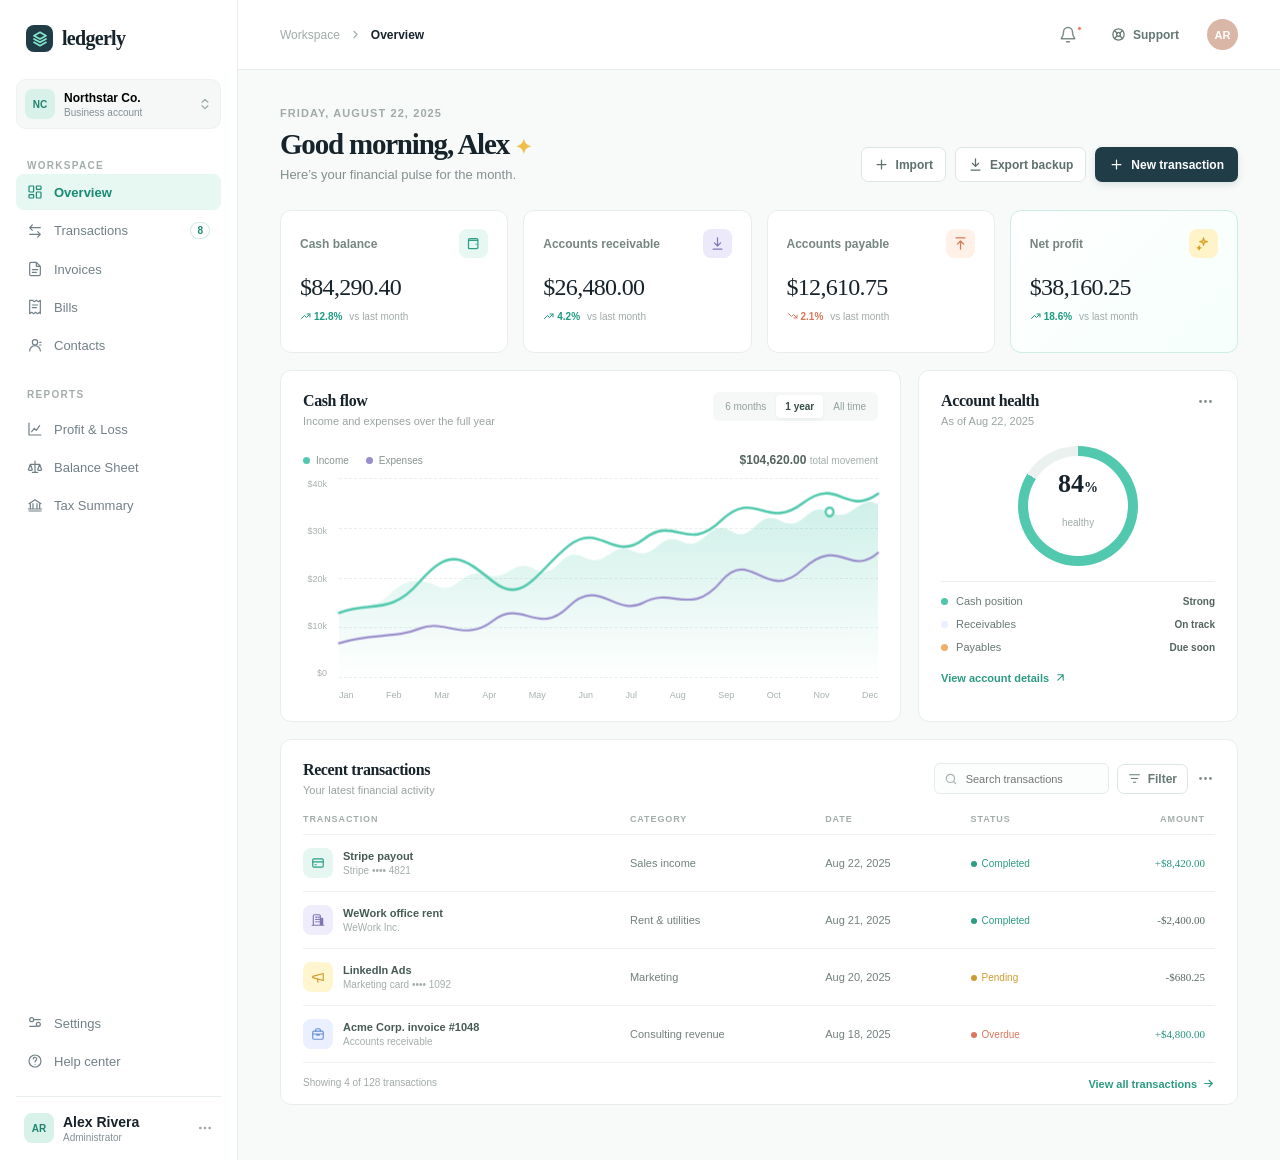
<file: ERP Accounting Based Website/index.html>
<!DOCTYPE html>
<html lang="en">
<head>
  <meta charset="UTF-8" />
  <meta name="viewport" content="width=device-width, initial-scale=1.0" />
  <title>Ledgerly | Accounting ERP</title>
  <link rel="stylesheet" href="styles.css" />
  <link rel="stylesheet" href="themes.css" />
  <link rel="stylesheet" href="filter.css" />
  <script src="local-icons.js"></script>
</head>
<body>
  <div class="app-shell">
    <aside class="sidebar">
      <div class="brand"><span class="brand-mark"><i data-lucide="layers-3"></i></span><span>ledgerly</span></div>
      <div class="workspace-area"><button class="workspace-switcher" id="workspace-switcher" aria-expanded="false"><span class="workspace-avatar">NC</span><span class="workspace-copy"><strong id="workspace-name">Northstar Co.</strong><small>Business account</small></span><i data-lucide="chevrons-up-down"></i></button><div class="workspace-menu" id="workspace-menu"><button class="workspace-option selected" data-workspace="northstar" data-name="Northstar Co." data-initials="NC"><span class="workspace-avatar">NC</span><span><strong>Northstar Co.</strong><small>Mint / default</small></span><i data-lucide="check"></i></button><button class="workspace-option" data-workspace="atlas" data-name="Atlas Studio" data-initials="AS"><span class="workspace-avatar">AS</span><span><strong>Atlas Studio</strong><small>Coral / creative</small></span><i data-lucide="check"></i></button><button class="workspace-option" data-workspace="ember" data-name="Ember Goods" data-initials="EG"><span class="workspace-avatar">EG</span><span><strong>Ember Goods</strong><small>Blue / commerce</small></span><i data-lucide="check"></i></button><button class="add-workspace-option" id="add-workspace"><i data-lucide="plus"></i> Add workspace</button></div></div>
      <nav class="primary-nav">
        <span class="nav-label">Workspace</span>
        <button class="nav-item active" data-view="Overview"><i data-lucide="layout-dashboard"></i><span>Overview</span></button>
        <button class="nav-item" data-view="Transactions"><i data-lucide="arrow-left-right"></i><span>Transactions</span><b class="nav-count">8</b></button>
        <button class="nav-item" data-view="Invoices"><i data-lucide="file-text"></i><span>Invoices</span></button>
        <button class="nav-item" data-view="Bills"><i data-lucide="receipt-text"></i><span>Bills</span></button>
        <button class="nav-item" data-view="Contacts"><i data-lucide="contact-round"></i><span>Contacts</span></button>
        <span class="nav-label nav-label-spaced">Reports</span>
        <button class="nav-item" data-view="Profit & Loss"><i data-lucide="chart-no-axes-combined"></i><span>Profit & Loss</span></button>
        <button class="nav-item" data-view="Balance Sheet"><i data-lucide="scale"></i><span>Balance Sheet</span></button>
        <button class="nav-item" data-view="Tax Summary"><i data-lucide="landmark"></i><span>Tax Summary</span></button>
      </nav>
      <div class="sidebar-footer"><button class="nav-item" id="settings-btn"><i data-lucide="settings-2"></i><span>Settings</span></button><button class="nav-item"><i data-lucide="circle-help"></i><span>Help center</span></button><div class="user-profile"><span class="user-avatar">AR</span><span><strong>Alex Rivera</strong><small>Administrator</small></span><i data-lucide="more-horizontal"></i></div></div>
    </aside>

    <main class="main-content">
      <header class="topbar"><div class="breadcrumb"><span>Workspace</span><i data-lucide="chevron-right"></i><strong id="breadcrumb-title">Overview</strong></div><div class="topbar-actions"><button class="icon-btn" title="Notifications"><i data-lucide="bell"></i><span class="notification-dot"></span></button><button class="help-button"><i data-lucide="life-buoy"></i> Support</button><button class="avatar-button">AR</button></div></header>
      <div class="page-content">
        <section class="page-heading"><div><p class="eyebrow">Friday, August 22, 2025</p><h1 id="page-title">Good morning, Alex <span>✦</span></h1><p class="subheading">Here’s your financial pulse for the month.</p></div><div class="heading-actions"><button class="secondary-btn" id="import-btn"><i data-lucide="upload"></i> Import</button><input type="file" id="import-file" accept=".json,.csv,application/json,text/csv" hidden /><button class="secondary-btn" id="export-btn"><i data-lucide="download"></i> Export backup</button><button class="primary-btn" id="new-transaction-btn"><i data-lucide="plus"></i> New transaction</button></div></section>

        <section class="metric-grid">
          <article class="metric-card"><div class="metric-top"><span class="metric-label">Cash balance</span><span class="metric-icon mint"><i data-lucide="wallet-minimal"></i></span></div><div class="metric-value" id="cash-balance">$84,290.40</div><div class="metric-footer"><span class="trend positive"><i data-lucide="trending-up"></i> 12.8%</span><span>vs last month</span></div></article>
          <article class="metric-card"><div class="metric-top"><span class="metric-label">Accounts receivable</span><span class="metric-icon lavender"><i data-lucide="arrow-down-to-line"></i></span></div><div class="metric-value" id="accounts-receivable">$26,480.00</div><div class="metric-footer"><span class="trend positive"><i data-lucide="trending-up"></i> 4.2%</span><span>vs last month</span></div></article>
          <article class="metric-card"><div class="metric-top"><span class="metric-label">Accounts payable</span><span class="metric-icon peach"><i data-lucide="arrow-up-from-line"></i></span></div><div class="metric-value" id="accounts-payable">$12,610.75</div><div class="metric-footer"><span class="trend negative"><i data-lucide="trending-down"></i> 2.1%</span><span>vs last month</span></div></article>
          <article class="metric-card accent-card"><div class="metric-top"><span class="metric-label">Net profit</span><span class="metric-icon yellow"><i data-lucide="sparkles"></i></span></div><div class="metric-value" id="net-profit">$38,160.25</div><div class="metric-footer"><span class="trend positive"><i data-lucide="trending-up"></i> 18.6%</span><span>vs last month</span></div></article>
        </section>

        <section class="main-grid"><article class="panel cashflow-panel"><div class="panel-header"><div><h2>Cash flow</h2><p>Income and expenses over the full year</p></div><div class="period-selector"><button class="period">6 months</button><button class="period active">1 year</button><button class="period">All time</button></div></div><div class="chart-legend"><span><i class="legend-dot income"></i> Income</span><span><i class="legend-dot expenses"></i> Expenses</span><strong>$104,620 <small>total movement</small></strong></div><div class="chart"><div class="y-axis"><span>$40k</span><span>$30k</span><span>$20k</span><span>$10k</span><span>$0</span></div><div class="chart-area"><div class="grid-lines"><i></i><i></i><i></i><i></i><i></i></div><svg viewBox="0 0 700 230" preserveAspectRatio="none" aria-label="Cash flow chart"><defs><linearGradient id="incomeFill" x1="0" x2="0" y1="0" y2="1"><stop offset="0" stop-color="#52c9ae" stop-opacity=".28"/><stop offset="1" stop-color="#52c9ae" stop-opacity="0"/></linearGradient></defs><path class="income-area" d="M0,155 C30,143 45,151 64,135 S100,113 127,124 S160,102 191,111 S224,91 255,105 S286,77 318,91 S351,72 382,84 S415,60 445,73 S479,45 509,61 S542,34 573,49 S607,25 637,39 S671,20 700,30 L700,230 L0,230 Z"/><path class="line income-line" d="M0,155 C30,143 45,151 64,135 S100,113 127,124 S160,102 191,111 S224,91 255,105 S286,77 318,91 S351,72 382,84 S415,60 445,73 S479,45 509,61 S542,34 573,49 S607,25 637,39 S671,20 700,30"/><path class="line expense-line" d="M0,190 C30,182 45,186 64,177 S100,169 127,176 S160,159 191,168 S224,145 255,158 S286,137 318,148 S351,125 382,139 S415,116 445,129 S479,105 509,117 S542,91 573,105 S607,78 637,91 S671,71 700,83"/><circle cx="637" cy="39" r="5" class="chart-point"/><div class="x-axis"><span>Jan</span><span>Feb</span><span>Mar</span><span>Apr</span><span>May</span><span>Jun</span><span>Jul</span><span>Aug</span><span>Sep</span><span>Oct</span><span>Nov</span><span>Dec</span></div></svg></div></div></article><article class="panel account-panel"><div class="panel-header"><div><h2>Account health</h2><p>As of Aug 22, 2025</p></div><button class="more-btn" title="More options"><i data-lucide="more-horizontal"></i></button></div><div class="health-ring"><div class="ring"><strong>84<span>%</span></strong><small>healthy</small></div></div><div class="health-list"><div><span class="health-color green"></span><span>Cash position</span><strong>Strong</strong></div><div><span class="health-color blue"></span><span>Receivables</span><strong>On track</strong></div><div><span class="health-color orange"></span><span>Payables</span><strong>Due soon</strong></div></div><button class="text-btn">View account details <i data-lucide="arrow-up-right"></i></button></article></section>

        <section class="panel transactions-panel"><div class="panel-header transaction-header"><div><h2>Recent transactions</h2><p>Your latest financial activity</p></div><div class="transaction-actions"><div class="search-box"><i data-lucide="search"></i><input id="transaction-search" placeholder="Search transactions" /></div><button class="filter-btn"><i data-lucide="list-filter"></i> Filter</button><button class="more-btn" title="More options"><i data-lucide="more-horizontal"></i></button></div></div><div class="table-wrap"><table><thead><tr><th>Transaction</th><th>Category</th><th>Date</th><th>Status</th><th class="amount-heading">Amount</th></tr></thead><tbody id="transaction-list"><tr><td><div class="transaction-name"><span class="transaction-icon teal"><i data-lucide="credit-card"></i></span><span><strong>Stripe payout</strong><small>Stripe •••• 4821</small></span></div></td><td>Sales income</td><td>Aug 22, 2025</td><td><span class="status completed"><i></i> Completed</span></td><td class="amount positive-amount">+$8,420.00</td></tr><tr><td><div class="transaction-name"><span class="transaction-icon purple"><i data-lucide="building-2"></i></span><span><strong>WeWork office rent</strong><small>WeWork Inc.</small></span></div></td><td>Rent & utilities</td><td>Aug 21, 2025</td><td><span class="status completed"><i></i> Completed</span></td><td class="amount">-$2,400.00</td></tr><tr><td><div class="transaction-name"><span class="transaction-icon yellow-icon"><i data-lucide="megaphone"></i></span><span><strong>LinkedIn Ads</strong><small>Marketing card •••• 1092</small></span></div></td><td>Marketing</td><td>Aug 20, 2025</td><td><span class="status pending"><i></i> Pending</span></td><td class="amount">-$680.25</td></tr><tr><td><div class="transaction-name"><span class="transaction-icon blue"><i data-lucide="briefcase-business"></i></span><span><strong>Acme Corp. invoice #1048</strong><small>Accounts receivable</small></span></div></td><td>Consulting revenue</td><td>Aug 18, 2025</td><td><span class="status overdue"><i></i> Overdue</span></td><td class="amount positive-amount">+$4,800.00</td></tr></tbody></table></div><div class="table-footer"><span>Showing 4 of 128 transactions</span><button class="text-btn" id="view-all-btn">View all transactions <i data-lucide="arrow-right"></i></button></div></section>
      </div>
    </main>
  </div>
  <div class="toast" id="toast"><i data-lucide="check-circle-2"></i><span>Export prepared successfully</span></div>
  <div class="modal-backdrop" id="settings-modal"><div class="modal settings-modal"><div class="modal-heading"><div><span class="modal-kicker">Workspace preferences</span><h2>Settings</h2></div><button class="close-btn" id="close-settings"><i data-lucide="x"></i></button></div><form id="settings-form"><label>Workspace display name<input name="workspaceName" value="Northstar Co." required /></label><div class="form-row"><label>Default currency<select name="currency"><option value="USD">USD ($)</option><option value="EUR">EUR (€)</option><option value="GBP">GBP (£)</option><option value="IDR">IDR (Rp)</option></select></label><label>Fiscal year starts<select name="fiscalYear"><option>January</option><option>April</option><option>July</option></select></label></div><label class="toggle-row"><span><strong>Compact transaction rows</strong><small>Fit more activity on screen</small></span><input type="checkbox" name="compact" /><span class="toggle-track"></span></label><div class="modal-actions"><button type="button" class="secondary-btn" id="cancel-settings">Cancel</button><button class="primary-btn" type="submit"><i data-lucide="save"></i> Save changes</button></div></form></div></div>
  <div class="modal-backdrop" id="modal"><div class="modal"><div class="modal-heading"><div><span class="modal-kicker">Ledger entry</span><h2>New transaction</h2></div><button class="close-btn" id="close-modal"><i data-lucide="x"></i></button></div><form id="transaction-form"><label>Description<input required name="description" placeholder="e.g. Client payment" /></label><div class="form-row"><label>Amount<input required name="amount" type="number" min="0.01" step="0.01" placeholder="0.00" /></label><label>Type<select name="type"><option value="income">Income</option><option value="expense">Expense</option></select></label></div><label>Category<select name="category"><option>Sales income</option><option>Operating expense</option><option>Marketing</option><option>Rent & utilities</option></select></label><div class="modal-actions"><button type="button" class="secondary-btn" id="cancel-modal">Cancel</button><button class="primary-btn" type="submit"><i data-lucide="plus"></i> Add transaction</button></div></form></div></div>
  <script src="app.js"></script>
</body>
</html>
</file>
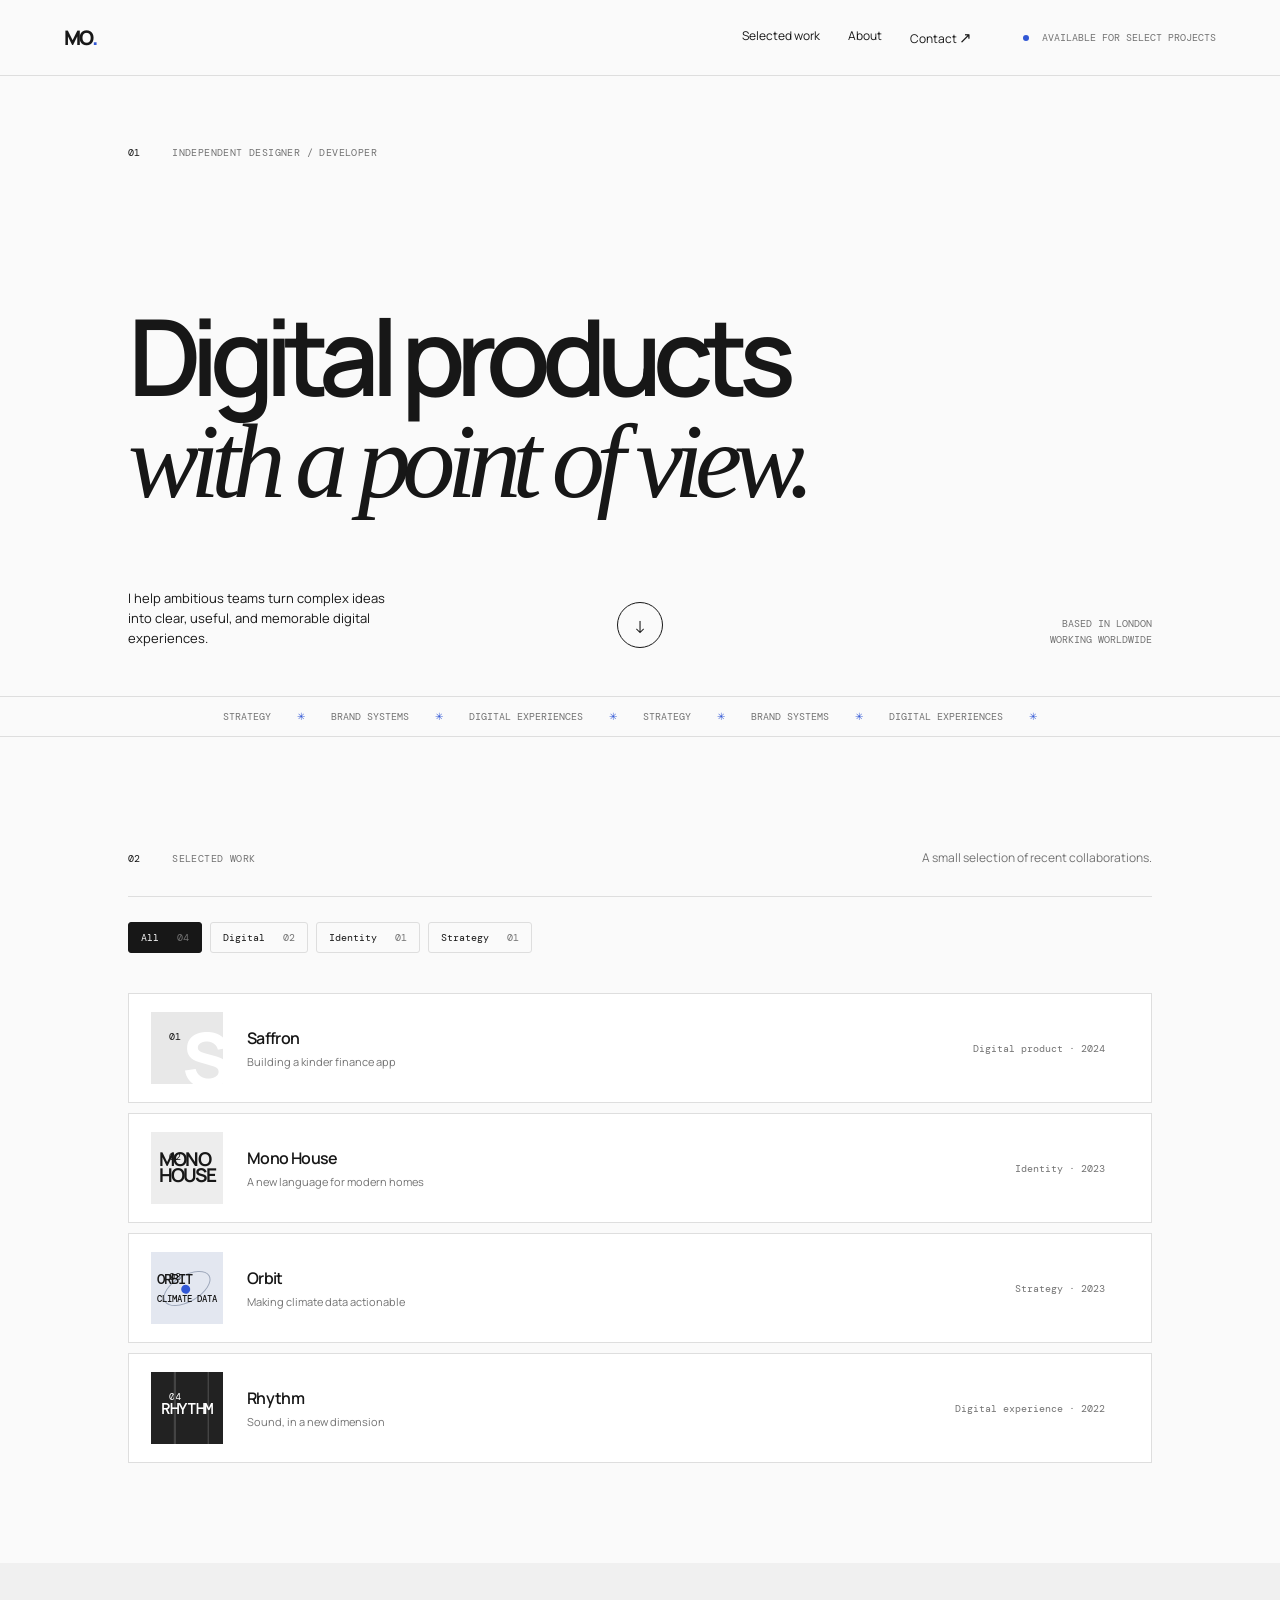
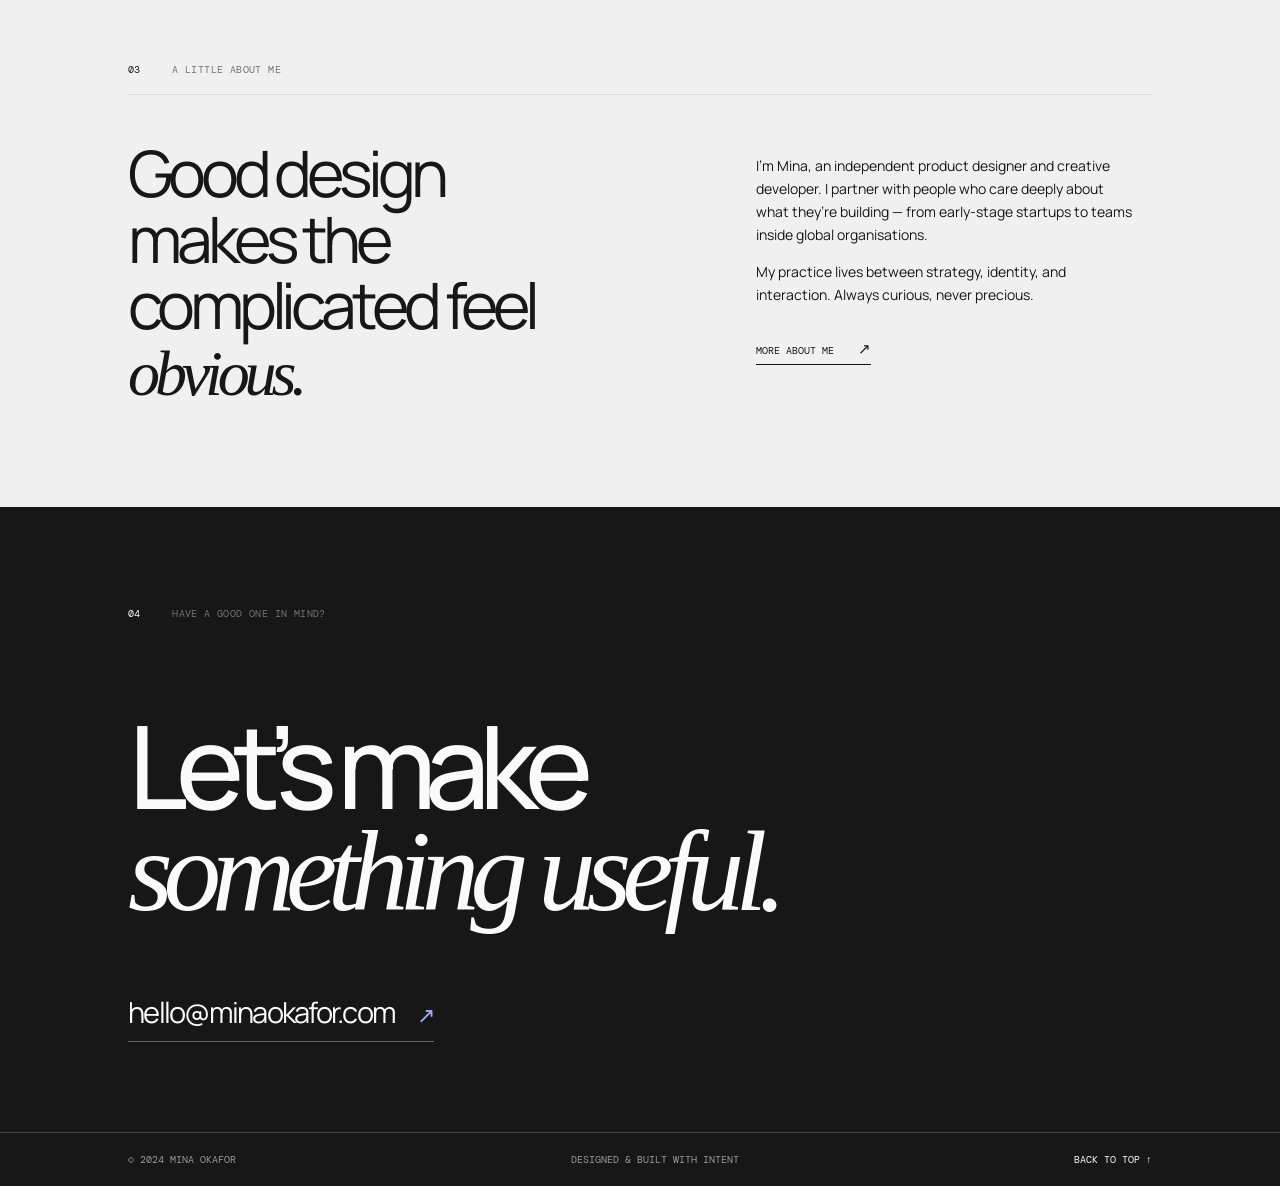
<file: Websites purpose/index.html>
<!doctype html>
<!-- Declares this file as an HTML5 document. -->
<html lang="en">
  <head>
    <!-- Defines metadata used by the browser and search engines. -->
    <meta charset="UTF-8" />
    <meta name="viewport" content="width=device-width, initial-scale=1.0" />
    <meta name="description" content="Mina Okafor — independent product designer and creative developer." />
    <title>Mina Okafor — Product designer & developer</title>
    <link rel="preconnect" href="https://fonts.googleapis.com" />
    <link rel="preconnect" href="https://fonts.gstatic.com" crossorigin />
    <link href="https://fonts.googleapis.com/css2?family=DM+Mono:wght@400;500&family=Manrope:wght@400;500;600;700;800&display=swap" rel="stylesheet" />
    <!-- Loads the shared visual styles. -->
    <link rel="stylesheet" href="styles.css" />
  </head>
  <body>
    <!-- Header contains the logo, navigation, and availability status. -->
    <header class="site-header">
      <a class="logo" href="#top" aria-label="Mina Okafor home">MO<span>.</span></a>
      <nav class="nav-links" aria-label="Main navigation">
        <a href="#work">Selected work</a>
        <a href="#about">About</a>
        <a href="#contact">Contact <span class="arrow">↗</span></a>
      </nav>
      <span class="availability"><i></i> Available for select projects</span>
    </header>

    <!-- Main contains all visible homepage sections. -->
    <main id="top">
      <!-- Hero introduces the designer and the main message. -->
      <section class="hero">
        <p class="eyebrow"><span>01</span> Independent designer / developer</p>
        <h1>Digital products<br /><em>with a point of view.</em></h1>
        <div class="hero-bottom">
          <p class="hero-intro">I help ambitious teams turn complex ideas into clear, useful, and memorable digital experiences.</p>
          <a class="circle-link" href="#work" aria-label="Scroll to selected work">↓</a>
          <p class="location">Based in London<br />Working worldwide</p>
        </div>
      </section>

      <!-- Marquee lists the services offered. -->
      <section class="marquee" aria-label="Services">
        <div class="marquee-track">STRATEGY <span>✳</span> BRAND SYSTEMS <span>✳</span> DIGITAL EXPERIENCES <span>✳</span> STRATEGY <span>✳</span> BRAND SYSTEMS <span>✳</span> DIGITAL EXPERIENCES <span>✳</span></div>
      </section>

      <!-- Work section contains the filter buttons and project cards. -->
      <section class="work section" id="work">
        <div class="section-heading">
          <p class="eyebrow"><span>02</span> Selected work</p>
          <p class="muted">A small selection of recent collaborations.</p>
        </div>
        <!-- Each button filters cards by its data-filter value. -->
        <div class="filters" role="group" aria-label="Filter projects">
          <button class="filter active" data-filter="all">All <span>04</span></button>
          <button class="filter" data-filter="digital">Digital <span>02</span></button>
          <button class="filter" data-filter="identity">Identity <span>01</span></button>
          <button class="filter" data-filter="strategy">Strategy <span>01</span></button>
        </div>
        <!-- Each project card links to a separate HTML page. -->
        <div class="project-grid">
          <article class="project project-large" data-category="digital" data-project="saffron" tabindex="0" role="link" aria-label="Open Saffron project">
            <a href="saffron.html" class="project-image image-saffron"><span class="image-label">View case study <b>↗</b></span><span class="project-number">01</span></a>
            <div class="project-meta"><div><h2>Saffron</h2><p>Building a kinder finance app</p></div><span>Digital product · 2024</span></div>
          </article>
          <article class="project" data-category="identity" data-project="mono-house" tabindex="0" role="link" aria-label="Open Mono House project">
            <a href="mono-house.html" class="project-image image-mono"><span class="image-label">View case study <b>↗</b></span><span class="project-number">02</span><strong>MONO<br />HOUSE</strong></a>
            <div class="project-meta"><div><h2>Mono House</h2><p>A new language for modern homes</p></div><span>Identity · 2023</span></div>
          </article>
          <article class="project" data-category="strategy" data-project="orbit" tabindex="0" role="link" aria-label="Open Orbit project">
            <a href="orbit.html" class="project-image image-orbit"><span class="image-label">View case study <b>↗</b></span><span class="project-number">03</span><div class="orbit"></div><strong>ORBIT<br /><small>CLIMATE DATA</small></strong></a>
            <div class="project-meta"><div><h2>Orbit</h2><p>Making climate data actionable</p></div><span>Strategy · 2023</span></div>
          </article>
          <article class="project project-wide" data-category="digital" data-project="rhythm" tabindex="0" role="link" aria-label="Open Rhythm project">
            <a href="rhythm.html" class="project-image image-rhythm"><span class="image-label">View case study <b>↗</b></span><span class="project-number">04</span><div class="rhythm-bars"></div><strong>RHYTHM</strong></a>
            <div class="project-meta"><div><h2>Rhythm</h2><p>Sound, in a new dimension</p></div><span>Digital experience · 2022</span></div>
          </article>
        </div>
      </section>

      <!-- About section explains the designer's practice. -->
      <section class="about section" id="about">
        <div class="section-heading"><p class="eyebrow"><span>03</span> A little about me</p></div>
        <div class="about-layout">
          <p class="about-statement">Good design makes the complicated feel <em>obvious.</em></p>
          <div class="about-copy"><p>I’m Mina, an independent product designer and creative developer. I partner with people who care deeply about what they’re building — from early-stage startups to teams inside global organisations.</p><p>My practice lives between strategy, identity, and interaction. Always curious, never precious.</p><a class="text-link" href="#contact">More about me <span>↗</span></a></div>
        </div>
      </section>

      <!-- Contact section provides the email call to action. -->
      <section class="contact section" id="contact">
        <p class="eyebrow"><span>04</span> Have a good one in mind?</p>
        <h2>Let’s make<br /><em>something useful.</em></h2>
        <a class="email-link" href="mailto:hello@minaokafor.com">hello@minaokafor.com <span>↗</span></a>
      </section>
    </main>
    <!-- Footer contains the copyright, credit, and top link. -->
    <footer><span>© 2024 Mina Okafor</span><span>Designed & built with intent</span><a href="#top">Back to top ↑</a></footer>
    <!-- Loads filtering and card interaction behavior. -->
    <script src="script.js"></script>
  </body>
</html>
</file>
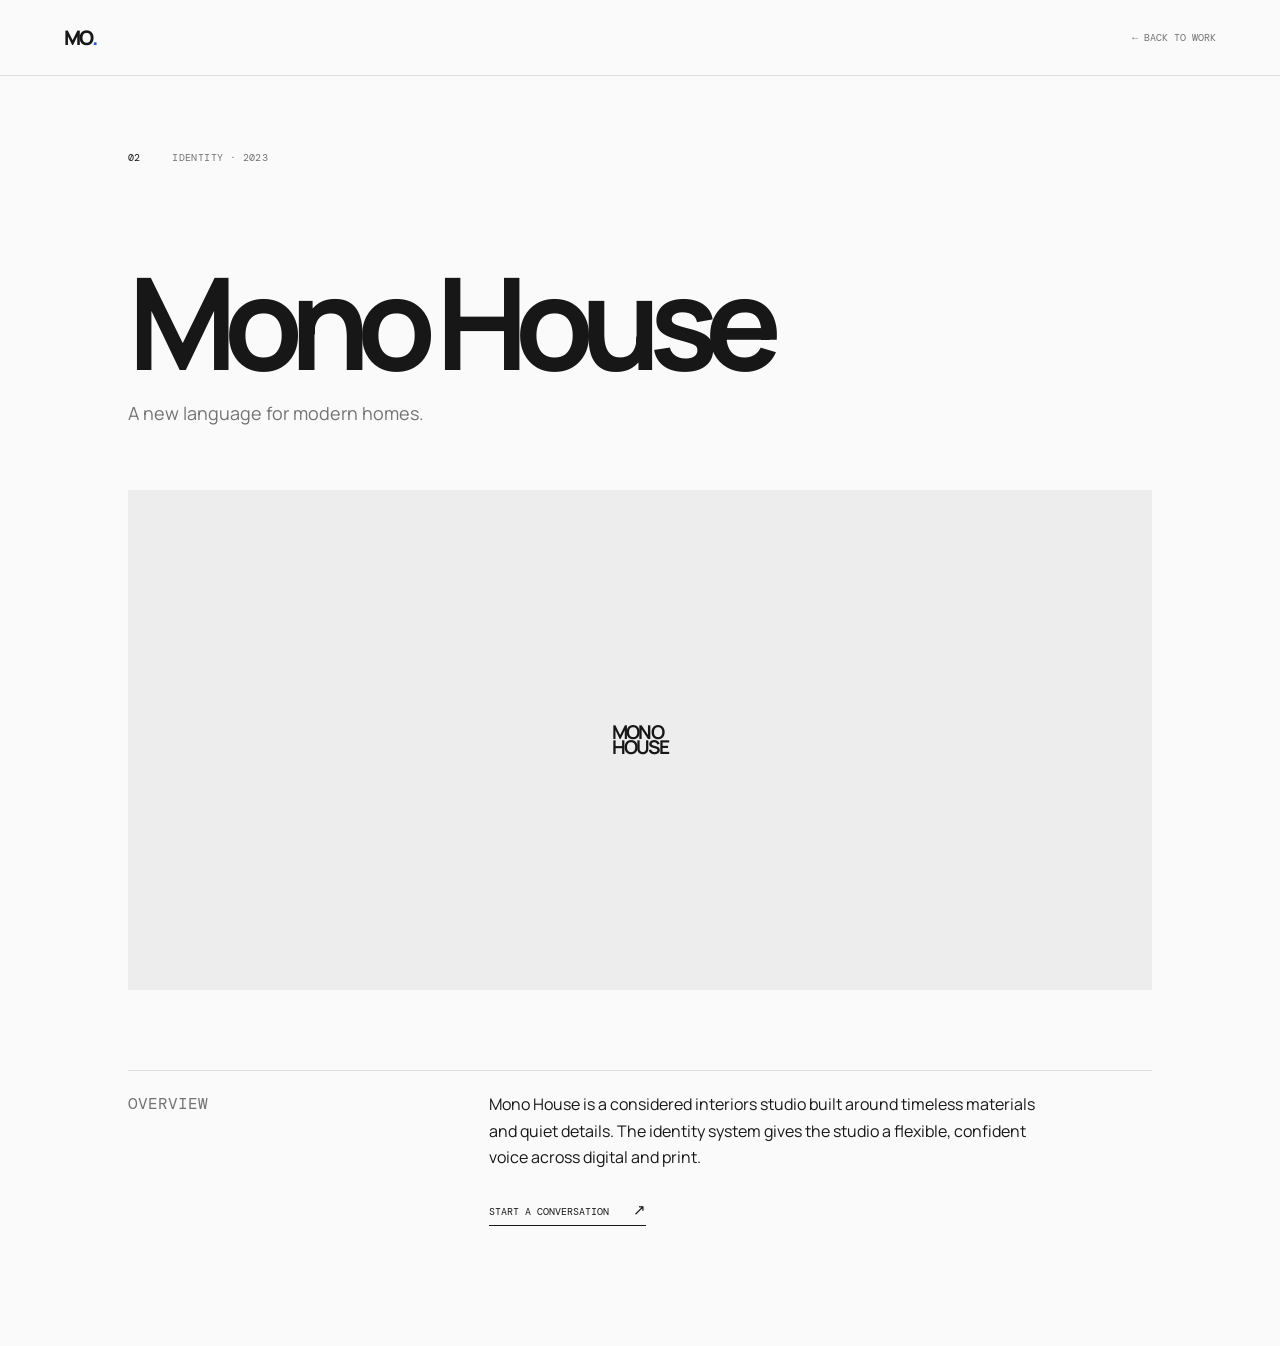
<file: Websites purpose/mono-house.html>
<!doctype html>
<!-- Uses the HTML5 document standard. -->
<html lang="en">
  <head>
    <!-- Metadata defines encoding, mobile scaling, and the page title. -->
    <meta charset="UTF-8" />
    <meta name="viewport" content="width=device-width, initial-scale=1.0" />
    <title>Mono House — Mina Okafor</title>
    <link rel="preconnect" href="https://fonts.googleapis.com" />
    <link rel="preconnect" href="https://fonts.gstatic.com" crossorigin />
    <link href="https://fonts.googleapis.com/css2?family=DM+Mono:wght@400;500&family=Manrope:wght@400;500;600;700;800&display=swap" rel="stylesheet" />
    <link rel="stylesheet" href="styles.css" />
  </head>
  <body class="project-page">
    <!-- Header provides the logo and a link back to the work list. -->
    <header class="site-header"><a class="logo" href="index.html" aria-label="Mina Okafor home">MO<span>.</span></a><a class="back-link" href="index.html#work">← Back to work</a></header>
    <main class="project-detail"><p class="eyebrow"><span>02</span> Identity · 2023</p><h1>Mono House</h1><p class="detail-summary">A new language for modern homes.</p><div class="detail-visual image-mono"><strong>MONO<br />HOUSE</strong></div><div class="detail-columns"><p class="detail-label">Overview</p><div><p>Mono House is a considered interiors studio built around timeless materials and quiet details. The identity system gives the studio a flexible, confident voice across digital and print.</p><a class="text-link" href="index.html#contact">Start a conversation <span>↗</span></a></div></div></main>
  </body>
</html>
</file>
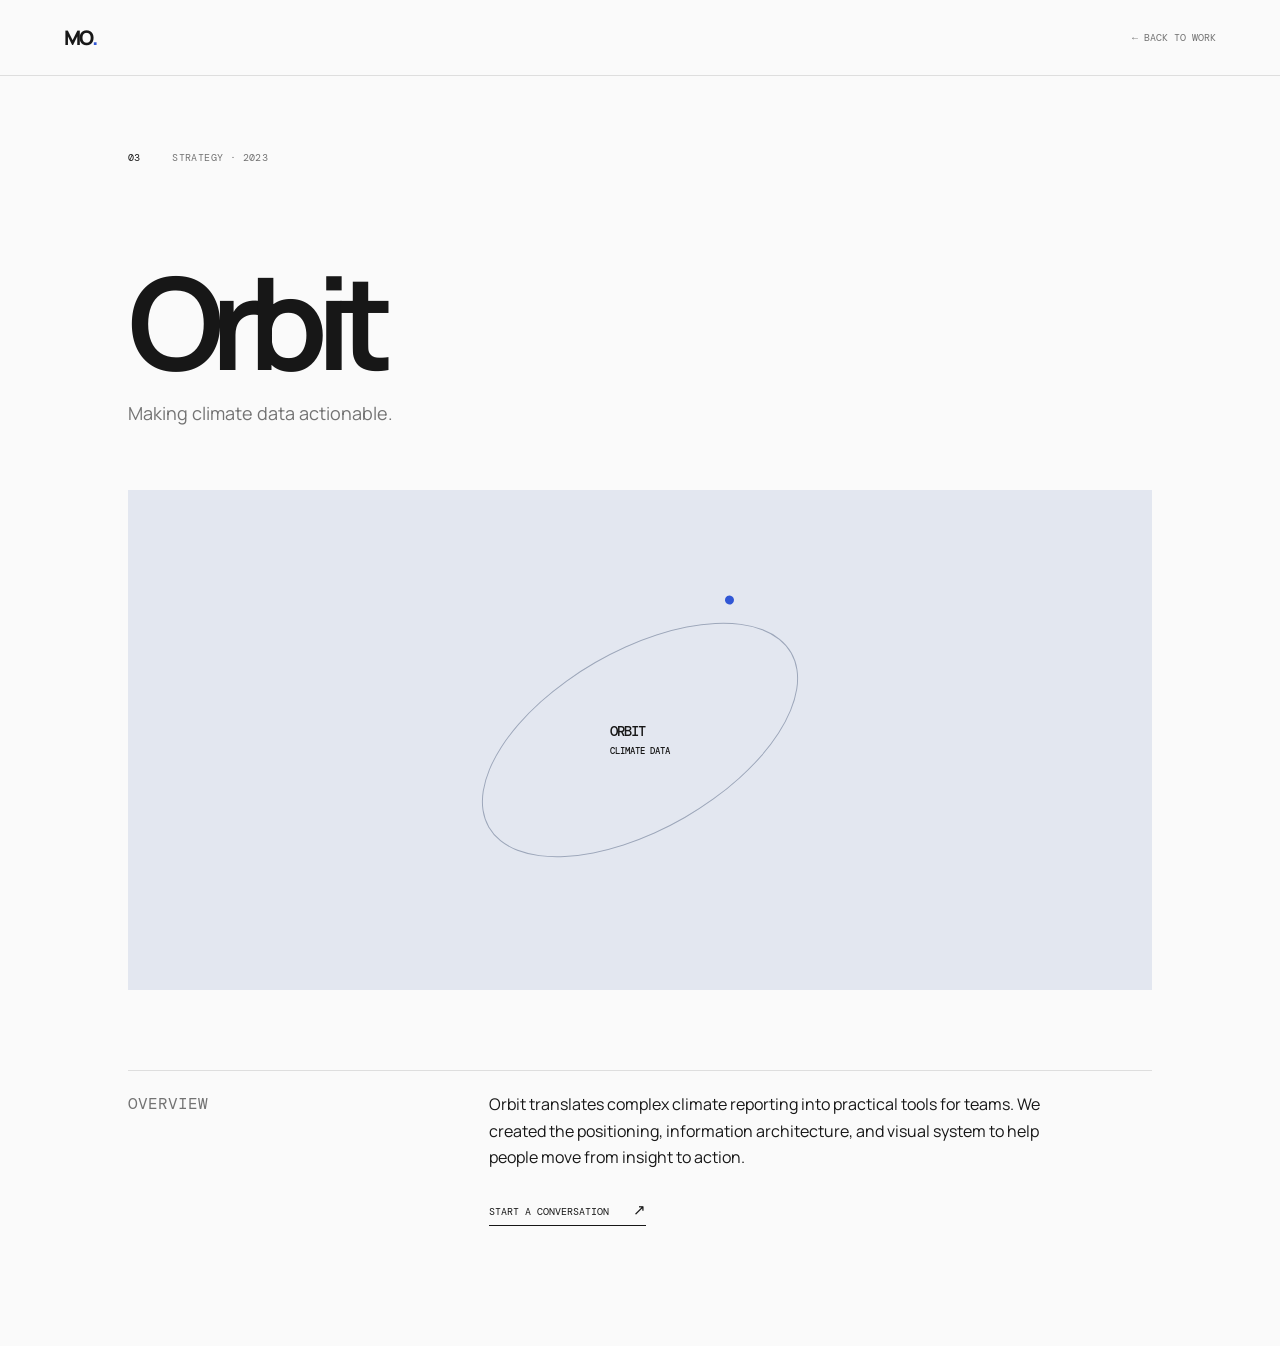
<file: Websites purpose/orbit.html>
<!doctype html>
<!-- Uses the HTML5 document standard. -->
<html lang="en">
  <head>
    <!-- Metadata defines encoding, mobile scaling, and the page title. -->
    <meta charset="UTF-8" />
    <meta name="viewport" content="width=device-width, initial-scale=1.0" />
    <title>Orbit — Mina Okafor</title>
    <link rel="preconnect" href="https://fonts.googleapis.com" />
    <link rel="preconnect" href="https://fonts.googleapis.com" crossorigin />
    <link href="https://fonts.googleapis.com/css2?family=DM+Mono:wght@400;500&family=Manrope:wght@400;500;600;700;800&display=swap" rel="stylesheet" />
    <link rel="stylesheet" href="styles.css" />
  </head>
  <body class="project-page">
    <!-- Header provides the logo and a link back to the work list. -->
    <header class="site-header"><a class="logo" href="index.html" aria-label="Mina Okafor home">MO<span>.</span></a><a class="back-link" href="index.html#work">← Back to work</a></header>
    <main class="project-detail"><p class="eyebrow"><span>03</span> Strategy · 2023</p><h1>Orbit</h1><p class="detail-summary">Making climate data actionable.</p><div class="detail-visual image-orbit"><div class="orbit"></div><strong>ORBIT<br /><small>CLIMATE DATA</small></strong></div><div class="detail-columns"><p class="detail-label">Overview</p><div><p>Orbit translates complex climate reporting into practical tools for teams. We created the positioning, information architecture, and visual system to help people move from insight to action.</p><a class="text-link" href="index.html#contact">Start a conversation <span>↗</span></a></div></div></main>
  </body>
</html>
</file>
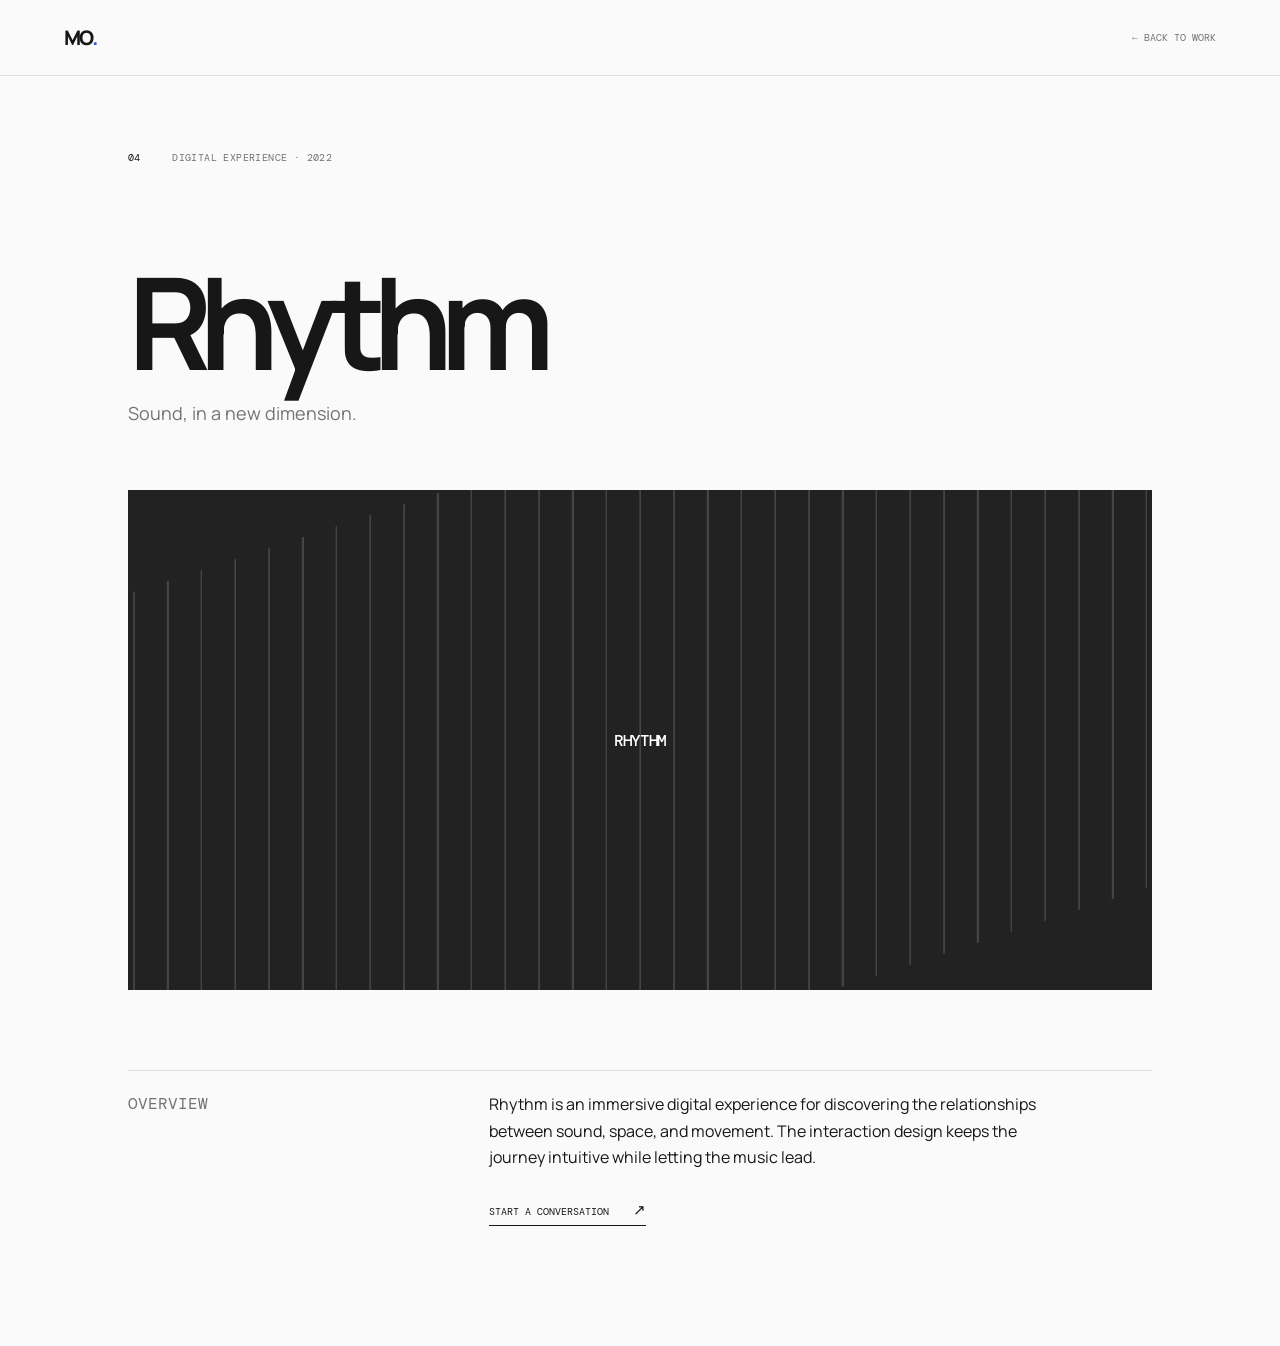
<file: Websites purpose/rhythm.html>
<!doctype html>
<!-- Uses the HTML5 document standard. -->
<html lang="en">
  <head>
    <!-- Metadata defines encoding, mobile scaling, and the page title. -->
    <meta charset="UTF-8" />
    <meta name="viewport" content="width=device-width, initial-scale=1.0" />
    <title>Rhythm — Mina Okafor</title>
    <link rel="preconnect" href="https://fonts.googleapis.com" />
    <link rel="preconnect" href="https://fonts.googleapis.com" crossorigin />
    <link href="https://fonts.googleapis.com/css2?family=DM+Mono:wght@400;500&family=Manrope:wght@400;500;600;700;800&display=swap" rel="stylesheet" />
    <link rel="stylesheet" href="styles.css" />
  </head>
  <body class="project-page">
    <!-- Header provides the logo and a link back to the work list. -->
    <header class="site-header"><a class="logo" href="index.html" aria-label="Mina Okafor home">MO<span>.</span></a><a class="back-link" href="index.html#work">← Back to work</a></header>
    <main class="project-detail"><p class="eyebrow"><span>04</span> Digital experience · 2022</p><h1>Rhythm</h1><p class="detail-summary">Sound, in a new dimension.</p><div class="detail-visual image-rhythm"><div class="rhythm-bars"></div><strong>RHYTHM</strong></div><div class="detail-columns"><p class="detail-label">Overview</p><div><p>Rhythm is an immersive digital experience for discovering the relationships between sound, space, and movement. The interaction design keeps the journey intuitive while letting the music lead.</p><a class="text-link" href="index.html#contact">Start a conversation <span>↗</span></a></div></div></main>
  </body>
</html>
</file>
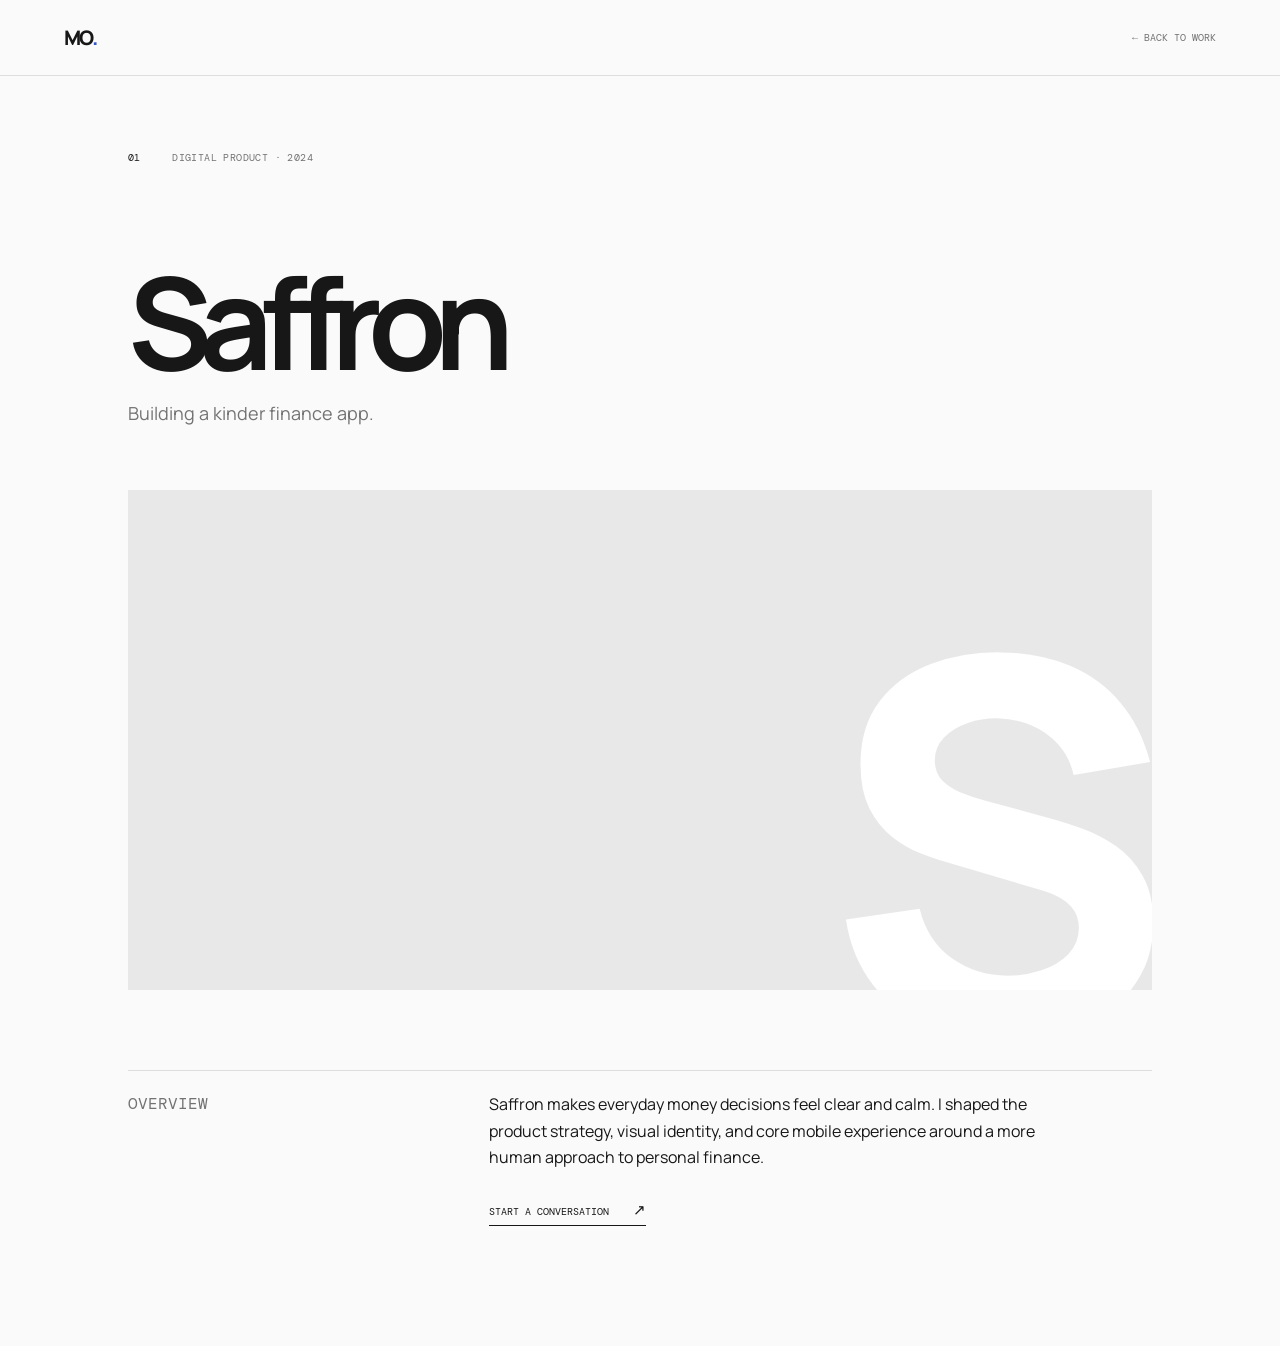
<file: Websites purpose/saffron.html>
<!doctype html>
<!-- Uses the HTML5 document standard. -->
<html lang="en">
  <head>
    <!-- Metadata defines encoding, mobile scaling, and the page title. -->
    <meta charset="UTF-8" />
    <meta name="viewport" content="width=device-width, initial-scale=1.0" />
    <title>Saffron — Mina Okafor</title>
    <link rel="preconnect" href="https://fonts.googleapis.com" />
    <link rel="preconnect" href="https://fonts.gstatic.com" crossorigin />
    <link href="https://fonts.googleapis.com/css2?family=DM+Mono:wght@400;500&family=Manrope:wght@400;500;600;700;800&display=swap" rel="stylesheet" />
    <link rel="stylesheet" href="styles.css" />
  </head>
  <body class="project-page">
    <!-- Header provides the logo and a link back to the work list. -->
    <header class="site-header"><a class="logo" href="index.html" aria-label="Mina Okafor home">MO<span>.</span></a><a class="back-link" href="index.html#work">← Back to work</a></header>
    <main class="project-detail"><p class="eyebrow"><span>01</span> Digital product · 2024</p><h1>Saffron</h1><p class="detail-summary">Building a kinder finance app.</p><div class="detail-visual image-saffron"></div><div class="detail-columns"><p class="detail-label">Overview</p><div><p>Saffron makes everyday money decisions feel clear and calm. I shaped the product strategy, visual identity, and core mobile experience around a more human approach to personal finance.</p><a class="text-link" href="index.html#contact">Start a conversation <span>↗</span></a></div></div></main>
  </body>
</html>
</file>
<file: ERP Accounting Based Website/styles.css>
:root{--ink:#17232b;--muted:#829096;--line:#e8eeec;--mint:#52c9ae;--mint-dark:#198a73;--soft-mint:#e7f7f2;--navy:#203c47;--warm:#fafcfb;--lavender:#ece9fa;--peach:#fff0e8;--yellow:#fff4c9}*{box-sizing:border-box}body{margin:0;background:#f7faf9;color:var(--ink);font-family:'DM Sans',sans-serif;font-size:14px}button,input,select{font:inherit}button{cursor:pointer;border:0}.app-shell{display:flex;min-height:100vh}.sidebar{width:238px;flex:none;background:#fff;border-right:1px solid var(--line);padding:25px 16px 17px;display:flex;flex-direction:column}.brand{font-family:'Space Grotesk';font-size:20px;font-weight:700;letter-spacing:-.7px;display:flex;align-items:center;gap:9px;padding:0 10px 27px}.brand-mark{width:27px;height:27px;border-radius:8px;background:var(--navy);color:#82e5ca;display:grid;place-items:center}.brand-mark svg{width:16px;height:16px;stroke-width:2.7}.workspace-switcher{background:#f5f8f7;border:1px solid #edf1ef;border-radius:10px;padding:9px 8px;display:flex;align-items:center;gap:9px;margin-bottom:27px}.workspace-avatar,.user-avatar{background:#d8f1e9;color:#21826f;border-radius:8px;width:30px;height:30px;display:grid;place-items:center;font-size:10px;font-weight:700}.workspace-copy{display:flex;flex:1;flex-direction:column;gap:2px}.workspace-copy strong{font-size:12px}.workspace-copy small,.user-profile small{font-size:10px;color:var(--muted)}.workspace-switcher>svg{color:#9aa8a4;width:14px}.nav-label{font-size:10px;color:#a3adaa;font-weight:700;text-transform:uppercase;letter-spacing:1.3px;padding:0 11px 9px}.nav-label-spaced{display:block;margin-top:26px}.nav-item{width:100%;display:flex;align-items:center;gap:11px;padding:10px 11px;border-radius:8px;background:transparent;color:#718087;text-align:left;margin:2px 0;font-size:13px}.nav-item svg{width:16px;height:16px;stroke-width:1.8}.nav-item.active{background:var(--soft-mint);color:var(--mint-dark);font-weight:700}.nav-count{margin-left:auto;background:#fff;border:1px solid #cae8df;color:var(--mint-dark);font-size:10px;border-radius:20px;padding:2px 6px}.sidebar-footer{margin-top:auto}.user-profile{display:flex;align-items:center;gap:9px;border-top:1px solid var(--line);padding:16px 8px 0;margin-top:17px}.user-profile>span:nth-child(2){display:flex;flex-direction:column;gap:2px;flex:1}.user-profile svg{width:16px;color:#9aa8a4}.main-content{flex:1;min-width:0}.topbar{height:70px;background:#fff;border-bottom:1px solid var(--line);display:flex;align-items:center;justify-content:space-between;padding:0 42px}.breadcrumb{display:flex;align-items:center;gap:9px;color:#a1aca9;font-size:12px}.breadcrumb svg{width:13px}.breadcrumb strong{color:var(--ink);font-weight:600}.topbar-actions{display:flex;align-items:center;gap:16px}.icon-btn,.more-btn,.close-btn{background:transparent;color:#7f8e8b;position:relative;display:grid;place-items:center}.icon-btn svg{width:18px}.notification-dot{position:absolute;width:5px;height:5px;background:#eb7c61;border:1px solid white;border-radius:50%;top:1px;right:1px}.help-button,.secondary-btn,.primary-btn,.filter-btn{display:inline-flex;align-items:center;gap:7px;border-radius:7px;padding:9px 12px;font-size:12px;font-weight:600}.help-button{background:transparent;color:#657773}.help-button svg{width:15px}.avatar-button{width:31px;height:31px;border-radius:50%;background:#d9b6a6;color:#fff;font-size:11px;font-weight:700}.page-content{max-width:1440px;margin:0 auto;padding:37px 42px 55px}.page-heading{display:flex;justify-content:space-between;align-items:flex-end;margin-bottom:28px}.eyebrow{font-size:11px;color:#a0aaa7;margin:0 0 9px;text-transform:uppercase;letter-spacing:1.1px;font-weight:700}.page-heading h1{font-family:'Space Grotesk';font-size:29px;letter-spacing:-1.2px;margin:0 0 6px}.page-heading h1 span{color:#efbd4b;font-size:20px}.subheading{color:#83908f;margin:0;font-size:13px}.heading-actions,.transaction-actions{display:flex;gap:9px;align-items:center}.secondary-btn{background:#fff;border:1px solid #dce6e2;color:#5d706c}.secondary-btn svg,.primary-btn svg,.filter-btn svg{width:15px}.primary-btn{background:var(--navy);color:white;padding:10px 14px;box-shadow:0 3px 7px #203c4720}.metric-grid{display:grid;grid-template-columns:repeat(4,1fr);gap:15px;margin-bottom:17px}.metric-card{background:#fff;border:1px solid var(--line);border-radius:11px;padding:18px 19px 16px;min-height:143px}.metric-card.accent-card{border-color:#cceee4;background:linear-gradient(135deg,#fff 0%,#f5fffc 100%)}.metric-top{display:flex;align-items:center;justify-content:space-between;color:#778681}.metric-label{font-size:12px;font-weight:600}.metric-icon{width:29px;height:29px;border-radius:8px;display:grid;place-items:center}.metric-icon svg{width:15px}.mint{background:var(--soft-mint);color:#319f87}.lavender{background:var(--lavender);color:#837ab6}.peach{background:var(--peach);color:#d77b55}.yellow{background:var(--yellow);color:#d89f24}.metric-value{font-family:'Space Grotesk';font-size:24px;letter-spacing:-.7px;margin-top:16px}.metric-footer{display:flex;gap:7px;align-items:center;color:#a0aaa7;font-size:10px;margin-top:9px}.trend{font-weight:700;display:inline-flex;align-items:center;gap:2px}.trend svg{width:12px;height:12px}.positive{color:#1b9b80}.negative{color:#da785b}.main-grid{display:grid;grid-template-columns:minmax(0,1.65fr) minmax(280px,.85fr);gap:17px;margin-bottom:17px}.panel{background:#fff;border:1px solid var(--line);border-radius:11px}.cashflow-panel,.account-panel,.transactions-panel{padding:21px 22px}.panel-header{display:flex;align-items:flex-start;justify-content:space-between}.panel-header h2{font-family:'Space Grotesk';font-size:16px;letter-spacing:-.4px;margin:0 0 5px}.panel-header p{font-size:11px;color:#98a4a1;margin:0}.period-selector{display:flex;background:#f5f8f7;border-radius:6px;padding:3px;gap:1px}.period{padding:6px 9px;background:transparent;border-radius:4px;font-size:10px;color:#91a09c}.period.active{background:#fff;color:#354c47;box-shadow:0 1px 3px #1f3c3512;font-weight:700}.chart-legend{margin:26px 0 11px;display:flex;align-items:center;gap:17px;color:#879490;font-size:10px}.chart-legend span{display:flex;align-items:center;gap:6px}.chart-legend strong{margin-left:auto;color:#53645f;font-size:12px}.chart-legend small{font-weight:400;color:#a3aeab;font-size:10px}.legend-dot{width:7px;height:7px;border-radius:50%;display:inline-block}.income{background:var(--mint)}.expenses{background:#9a8dcc}.chart{display:flex;height:222px}.y-axis{display:flex;flex-direction:column;justify-content:space-between;color:#a7b1af;font-size:9px;padding:1px 12px 22px 0;text-align:right;width:36px}.chart-area{position:relative;flex:1}.grid-lines{position:absolute;inset:0 0 22px;display:flex;flex-direction:column;justify-content:space-between}.grid-lines i{height:1px;border-top:1px dashed #e9efed}.chart svg{position:absolute;top:0;left:0;width:100%;height:calc(100% - 22px);overflow:visible}.line{fill:none;stroke-width:3;stroke-linecap:round}.income-line{stroke:var(--mint)}.expense-line{stroke:#9a8dcc;stroke-width:2.5}.income-area{fill:url(#incomeFill)}.chart-point{fill:#fff;stroke:var(--mint);stroke-width:3}.x-axis{position:absolute;bottom:0;left:0;right:0;display:flex;justify-content:space-between;color:#a7b1af;font-size:9px}.account-panel{display:flex;flex-direction:column}.more-btn{padding:1px}.more-btn svg{width:17px}.health-ring{height:150px;display:grid;place-items:center;margin-top:4px}.ring{width:120px;height:120px;border-radius:50%;background:conic-gradient(var(--mint) 0 84%,#eaf1ef 84%);display:grid;place-items:center;position:relative}.ring:after{content:'';position:absolute;inset:10px;background:white;border-radius:50%}.ring strong,.ring small{position:relative;z-index:1}.ring strong{font-family:'Space Grotesk';font-size:26px}.ring strong span{font-size:14px}.ring small{font-size:10px;color:#a0aca8;margin-top:-43px}.health-list{border-top:1px solid var(--line);padding-top:13px;display:flex;flex-direction:column;gap:11px}.health-list div{display:flex;align-items:center;gap:8px;color:#687974;font-size:11px}.health-list strong{margin-left:auto;font-weight:600;font-size:10px;color:#53645f}.health-color{width:7px;height:7px;border-radius:50%}.green{background:#51c5a9}.blue{background:#8aa9e7}.orange{background:#efb06e}.text-btn{background:transparent;color:#2c9b83;font-size:11px;font-weight:700;display:inline-flex;align-items:center;gap:5px;padding:0;margin-top:18px}.text-btn svg{width:13px}.transactions-panel{padding-bottom:0}.transaction-header{align-items:center;margin-bottom:18px}.transaction-actions{gap:8px}.search-box{border:1px solid #e4ebe8;background:#fcfdfd;border-radius:6px;display:flex;align-items:center;padding:0 9px;gap:6px;height:31px}.search-box svg{width:14px;color:#a5b0ad}.search-box input{border:0;outline:0;background:transparent;width:135px;font-size:11px;color:var(--ink)}.filter-btn{background:#fff;border:1px solid #dce6e2;color:#687a76;padding:7px 10px}.filter-btn svg{width:13px}.table-wrap{overflow:auto}table{border-collapse:collapse;width:100%;min-width:690px}th{text-align:left;color:#a2ada9;text-transform:uppercase;font-size:9px;letter-spacing:.9px;font-weight:700;padding:0 10px 10px}th:first-child,td:first-child{padding-left:0}td{border-top:1px solid #edf1ef;padding:13px 10px;color:#72817d;font-size:11px;white-space:nowrap}.transaction-name{display:flex;align-items:center;gap:10px}.transaction-name>span:last-child{display:flex;flex-direction:column;gap:3px}.transaction-name strong{font-size:11px;color:#465a55;font-weight:700}.transaction-name small{font-size:10px;color:#a3aeaa}.transaction-icon{width:30px;height:30px;border-radius:8px;display:grid;place-items:center}.transaction-icon svg{width:14px}.teal{color:#299d86;background:#e6f7f1}.purple{color:#8175b3;background:#efedfb}.yellow-icon{color:#ce9e2d;background:#fff5cf}.blue{color:#6a91d5;background:#eaf0ff}.status{font-size:10px;display:inline-flex;align-items:center;gap:5px}.status i{width:6px;height:6px;border-radius:50%;background:currentColor}.completed{color:#2b9d83}.pending{color:#cd9b31}.overdue{color:#da765c}.amount{text-align:right!important;color:#576963;font-family:'Space Grotesk';font-size:11px}.amount-heading{text-align:right}.positive-amount{color:#21977e}.table-footer{border-top:1px solid #edf1ef;padding:14px 0;display:flex;justify-content:space-between;color:#a0aaa7;font-size:10px}.table-footer .text-btn{margin:0}.toast{position:fixed;right:24px;bottom:22px;background:#203c47;color:#fff;padding:12px 15px;border-radius:8px;display:flex;gap:8px;align-items:center;font-size:12px;box-shadow:0 8px 25px #203c4730;transform:translateY(90px);opacity:0;transition:.25s;z-index:5}.toast.show{transform:translateY(0);opacity:1}.toast svg{width:16px;color:#6fe0c2}.modal-backdrop{position:fixed;inset:0;background:#172b2b55;display:none;place-items:center;z-index:4;padding:20px}.modal-backdrop.open{display:grid}.modal{background:#fff;border-radius:12px;width:min(440px,100%);padding:24px;box-shadow:0 18px 60px #142c2a35}.modal-heading{display:flex;justify-content:space-between;align-items:flex-start;margin-bottom:22px}.modal-kicker{font-size:10px;text-transform:uppercase;letter-spacing:1px;color:#299d86;font-weight:700}.modal h2{font-family:'Space Grotesk';margin:5px 0 0;font-size:21px}.close-btn{padding:2px}.close-btn svg{width:19px}.modal form{display:flex;flex-direction:column;gap:15px}.modal label{display:flex;flex-direction:column;gap:7px;color:#62736e;font-size:11px;font-weight:700}.modal input,.modal select{width:100%;border:1px solid #dfe9e5;border-radius:6px;padding:10px 11px;color:var(--ink);outline:0;background:#fff;font-size:12px}.modal input:focus,.modal select:focus{border-color:var(--mint)}.form-row{display:grid;grid-template-columns:1fr 1fr;gap:12px}.modal-actions{display:flex;justify-content:flex-end;gap:8px;margin-top:8px}@media(max-width:1050px){.sidebar{width:205px}.topbar,.page-content{padding-left:25px;padding-right:25px}.metric-grid{grid-template-columns:repeat(2,1fr)}}@media(max-width:760px){.sidebar{width:62px;padding:20px 9px}.brand{padding:0 8px 28px}.brand>span:last-child,.workspace-copy,.workspace-switcher>svg,.nav-item span,.nav-label,.nav-count,.user-profile>span:nth-child(2),.user-profile>svg{display:none}.workspace-switcher{justify-content:center;padding:8px}.nav-item{justify-content:center;padding:11px 0}.user-profile{justify-content:center;padding-left:0;padding-right:0}.topbar{height:62px;padding:0 16px}.help-button{display:none}.page-content{padding:26px 16px}.page-heading{align-items:flex-start;gap:18px;flex-direction:column}.heading-actions{width:100%}.heading-actions .secondary-btn,.heading-actions .primary-btn{flex:1;justify-content:center}.page-heading h1{font-size:25px}.metric-grid{grid-template-columns:1fr 1fr;gap:10px}.metric-card{padding:14px;min-height:133px}.metric-value{font-size:19px}.main-grid{grid-template-columns:1fr}.cashflow-panel,.account-panel,.transactions-panel{padding:17px 15px}.period-selector .period{padding:5px 6px;font-size:9px}.chart-legend strong{display:none}.transaction-header{align-items:flex-start;gap:13px;flex-direction:column}.transaction-actions{width:100%}.search-box{flex:1}.search-box input{width:100%}}@media(max-width:420px){.metric-grid{grid-template-columns:1fr}.topbar-actions{gap:9px}.breadcrumb span,.breadcrumb svg{display:none}.form-row{grid-template-columns:1fr}.table-footer{align-items:flex-start;gap:12px;flex-direction:column}}
</file>
<file: ERP Accounting Based Website/themes.css>
.workspace-area{position:relative}.workspace-switcher{width:100%;cursor:pointer;text-align:left}.workspace-menu{position:absolute;top:calc(100% + 7px);left:0;right:0;background:#fff;border:1px solid var(--line);border-radius:10px;padding:5px;box-shadow:0 12px 25px #203c4718;display:none;z-index:3}.workspace-menu.open{display:block}.workspace-option{width:100%;display:flex;align-items:center;gap:8px;padding:8px 6px;border-radius:7px;background:#fff;text-align:left;color:var(--ink)}.workspace-option:hover,.workspace-option.selected{background:#f5f8f7}.workspace-option>span:nth-child(2){display:flex;flex-direction:column;gap:2px;flex:1}.workspace-option strong{font-size:11px}.workspace-option small{font-size:9px;color:var(--muted)}.workspace-option .workspace-avatar{width:27px;height:27px}.workspace-option>svg{width:13px;color:var(--mint-dark);opacity:0}.workspace-option.selected>svg{opacity:1}.app-shell[data-workspace="atlas"]{--mint:#e98970;--mint-dark:#bf5c47;--soft-mint:#fff0eb;--navy:#4a3030;--line:#eee6e2}.app-shell[data-workspace="ember"]{--mint:#6097d7;--mint-dark:#3b6eab;--soft-mint:#eaf2fc;--navy:#233b5b;--line:#e4ebf2}.app-shell[data-workspace="atlas"] .brand-mark{color:#ffd2c5}.app-shell[data-workspace="ember"] .brand-mark{color:#c9ddfa}@media(max-width:760px){.workspace-menu{left:0;right:auto;width:190px}}.settings-modal{max-width:520px}.toggle-row{display:flex!important;flex-direction:row!important;align-items:center;gap:10px!important;padding:12px;background:#f7faf9;border-radius:8px}.toggle-row>span:first-child{display:flex;flex-direction:column;gap:3px;flex:1}.toggle-row strong{font-size:11px;color:#52645f}.toggle-row small{font-size:10px;color:#95a19e;font-weight:400}.toggle-row input{position:absolute;opacity:0}.toggle-track{width:34px;height:20px;border-radius:20px;background:#dce6e2;position:relative;transition:.2s}.toggle-track:after{content:'';position:absolute;width:14px;height:14px;left:3px;top:3px;border-radius:50%;background:#fff;transition:.2s;box-shadow:0 1px 2px #203c4725}.toggle-row input:checked~.toggle-track{background:var(--mint)}.toggle-row input:checked~.toggle-track:after{transform:translateX(14px)}.compact-rows td{padding-top:8px;padding-bottom:8px}
</file>
<file: ERP Accounting Based Website/filter.css>
.filter-wrap{position:relative}.filter-popover{position:absolute;right:0;top:calc(100% + 8px);width:220px;background:#fff;border:1px solid var(--line);border-radius:9px;padding:13px;box-shadow:0 12px 25px #203c4718;display:none;z-index:3}.filter-popover.open{display:flex;flex-direction:column;gap:12px}.filter-popover label{display:flex;flex-direction:column;gap:6px;color:#687a76;font-size:10px;font-weight:700}.filter-popover select{border:1px solid #dfe9e5;border-radius:6px;padding:8px;background:#fff;color:var(--ink);font-size:11px}.filter-popover-actions{display:flex;align-items:center;justify-content:space-between;border-top:1px solid var(--line);padding-top:11px}.filter-popover-actions .primary-btn{font-size:10px;padding:8px 10px}.filter-popover-actions .text-btn{margin:0;font-size:10px}.row-actions{display:flex;gap:5px;justify-content:flex-end}.row-action{width:25px;height:25px;border-radius:5px;background:#f5f8f7;color:#71817c;display:grid;place-items:center}.row-action:hover{background:var(--soft-mint);color:var(--mint-dark)}.row-action svg{width:13px}.add-workspace-option{width:100%;margin-top:5px;padding:9px 7px;border-top:1px solid var(--line);background:transparent;color:var(--mint-dark);font-size:11px;font-weight:700;text-align:left}.add-workspace-option svg{width:13px;vertical-align:-3px;margin-right:4px}.cashflow-updated .line{stroke-dasharray:1000;stroke-dashoffset:1000;animation:chart-draw 1s cubic-bezier(.22,.8,.35,1) forwards}.cashflow-updated .income-area{animation:area-rise .75s ease-out forwards}.health-updated .ring{animation:health-pulse .7s ease-out}.health-updated .health-list{animation:status-settle .5s ease-out}@keyframes chart-draw{to{stroke-dashoffset:0}}@keyframes area-rise{from{opacity:.05}to{opacity:1}}@keyframes health-pulse{0%{transform:scale(.96);filter:saturate(.7)}65%{transform:scale(1.04)}100%{transform:scale(1);filter:saturate(1)}}@keyframes status-settle{0%{opacity:.35;transform:translateY(4px)}100%{opacity:1;transform:translateY(0)}}.module-hidden{display:none!important}.module-view{display:none}.module-view.module-visible{display:block}.module-summary{display:grid;grid-template-columns:repeat(3,1fr);gap:15px;margin-bottom:17px}.module-stat{background:#fff;border:1px solid var(--line);border-radius:11px;padding:16px 18px;display:flex;flex-direction:column;gap:8px}.module-stat span{font-size:11px;color:#879490}.module-stat strong{font-family:'Space Grotesk';font-size:20px}.module-columns{display:grid;grid-template-columns:1.6fr 1fr;gap:17px}.module-panel,.changes-panel{padding:21px 22px}.module-table{margin-top:18px}.module-row{display:grid;grid-template-columns:1.5fr 1fr 1fr auto;align-items:center;gap:12px;border-top:1px solid var(--line);padding:15px 0;color:#71817d;font-size:11px}.module-row>div{display:flex;flex-direction:column;gap:4px}.module-row strong{color:#465a55;font-size:11px}.module-row>strong{font-family:'Space Grotesk'}.module-status{color:var(--mint-dark);font-weight:700}.changes-panel>.panel-header>svg{width:17px;color:var(--mint-dark)}.change-list{margin-top:18px}.change-item{display:flex;gap:10px;padding:12px 0;border-top:1px solid var(--line)}.change-item>span{width:7px;height:7px;border-radius:50%;background:var(--mint);margin-top:5px}.change-item p{margin:0;color:#61716d;font-size:11px;line-height:1.45}.change-item small{display:block;color:#a0aaa7;font-size:9px;margin-top:4px}@media(max-width:760px){.module-summary{grid-template-columns:1fr}.module-columns{grid-template-columns:1fr}.module-panel,.changes-panel{padding:17px 15px}.module-row{grid-template-columns:1fr auto}.module-row .module-status{grid-column:1}.module-row .row-action{grid-column:2;grid-row:1 / span 2}}
</file>
<file: Websites purpose/styles.css>
/* Shared stylesheet: defines colors, typography, layout, project visuals, and mobile rules. */
:root{--ink:#171717;--paper:#fafafa;--muted:#737373;--line:#dedede;--accent:#3157d5;--mono:"DM Mono",monospace}*{box-sizing:border-box}html{scroll-behavior:smooth}body{margin:0;background:var(--paper);color:var(--ink);font-family:Manrope,Arial,sans-serif}a{color:inherit;text-decoration:none}.site-header{height:76px;padding:0 5vw;display:flex;align-items:center;border-bottom:1px solid var(--line);font-size:12px}.logo{font-size:20px;font-weight:800;letter-spacing:-.08em}.logo span{color:var(--accent)}.nav-links{display:flex;gap:28px;margin-left:auto;margin-right:4vw}.nav-links a:hover,.text-link:hover,.email-link:hover{color:var(--accent)}.arrow{font-size:15px}.availability{font:10px var(--mono);text-transform:uppercase;color:var(--muted)}.availability i{display:inline-block;width:6px;height:6px;background:var(--accent);border-radius:50%;margin-right:7px}.hero{min-height:620px;padding:70px 10vw 48px;display:flex;flex-direction:column}.eyebrow{font:10px var(--mono);text-transform:uppercase;letter-spacing:.04em;margin:0;color:var(--muted)}.eyebrow span{color:var(--ink);margin-right:25px}.hero h1{font-size:clamp(52px,8.3vw,122px);line-height:.95;letter-spacing:-.09em;font-weight:600;margin:auto 0 76px}.hero h1 em,.contact h2 em,.about-statement em{font-family:Georgia,serif;font-weight:400;letter-spacing:-.08em}.hero-bottom{display:grid;grid-template-columns:1fr auto 1fr;align-items:end;gap:30px}.hero-intro{max-width:270px;font-size:13px;line-height:1.55;margin:0}.location{font:10px/1.6 var(--mono);text-transform:uppercase;margin:0;text-align:right;color:var(--muted)}.circle-link{width:46px;height:46px;border:1px solid var(--ink);border-radius:50%;display:grid;place-items:center;font-size:17px;transition:.2s}.circle-link:hover{background:var(--ink);color:var(--paper)}.marquee{border-top:1px solid var(--line);border-bottom:1px solid var(--line);padding:13px 0;overflow:hidden;font:10px var(--mono);white-space:nowrap;color:var(--muted)}.marquee-track{display:block;text-align:center}.marquee span{margin:0 20px;color:var(--accent)}.section{padding:100px 10vw}.section-heading{display:flex;justify-content:space-between;align-items:baseline;border-bottom:1px solid var(--line);padding-bottom:18px}.muted{color:var(--muted);font-size:12px}.filters{display:flex;gap:8px;margin:25px 0 40px}.filter{border:1px solid var(--line);border-radius:3px;background:transparent;padding:8px 12px;font:10px var(--mono);cursor:pointer;color:var(--ink)}.filter span{color:var(--muted);margin-left:12px}.filter.active,.filter:hover{border-color:var(--ink);background:var(--ink);color:var(--paper)}.project-grid{display:grid;grid-template-columns:1fr 1fr;gap:65px 24px}.project-large{grid-column:span 2}.project-wide{grid-column:span 2;width:65%;margin-left:auto}.project-image{height:390px;display:block;position:relative;overflow:hidden;transition:opacity .2s}.project-large .project-image{height:500px}.project-image:hover{opacity:.88}.image-label{position:absolute;z-index:2;top:16px;right:16px;border:1px solid currentColor;border-radius:3px;padding:7px 10px;font:10px var(--mono);opacity:0;transition:.2s}.project-image:hover .image-label{opacity:1}.image-label b{font-size:14px;margin-left:9px}.project-number{position:absolute;top:18px;left:18px;font:10px var(--mono)}.image-saffron{background:#e8e8e8;color:var(--ink)}.image-saffron:after{content:"S";font:800 480px/1 Manrope;letter-spacing:-.2em;position:absolute;right:8%;bottom:-90px;color:#fff}.image-mono{background:#ededed;color:var(--ink);display:flex;align-items:center;justify-content:center}.image-mono strong{font-size:clamp(38px,6vw,76px);line-height:.82;letter-spacing:-.1em}.image-orbit{background:#e3e7f0;color:var(--ink);display:flex;align-items:center;justify-content:center}.image-orbit strong,.image-rhythm strong{font:500 27px var(--mono);letter-spacing:-.08em;position:relative;z-index:1}.image-orbit small{font-size:9px;letter-spacing:0}.orbit{position:absolute;width:240px;height:125px;border:1px solid #9da7ba;border-radius:50%;transform:rotate(-30deg)}.orbit:after{content:"";position:absolute;width:9px;height:9px;background:var(--accent);border-radius:50%;top:8px;right:22px}.image-rhythm{background:#222;color:#fff;display:flex;align-items:center;justify-content:center}.rhythm-bars{position:absolute;inset:0;background:repeating-linear-gradient(90deg,transparent 0 25px,#444 26px 27px);transform:skewY(-18deg) scale(1.25)}.image-rhythm strong{font-size:clamp(32px,5vw,60px)}.project-meta{display:flex;justify-content:space-between;align-items:flex-start;padding-top:14px;border-top:1px solid var(--line)}.project-meta h2{font-size:16px;font-weight:600;letter-spacing:-.04em;margin:0 0 5px}.project-meta p,.project-meta>span{font-size:11px;color:var(--muted);margin:0}.project-meta>span{font:10px var(--mono);text-align:right}.about{background:#f0f0f0}.about-layout{display:grid;grid-template-columns:1.2fr 1fr;gap:12vw;margin-top:45px}.about-statement{font-size:clamp(36px,5vw,72px);line-height:1.03;letter-spacing:-.08em;margin:0}.about-copy{font-size:14px;line-height:1.65;max-width:380px}.text-link{display:inline-block;border-bottom:1px solid var(--ink);padding-bottom:5px;margin-top:18px;font:10px var(--mono);text-transform:uppercase}.text-link span{font-size:15px;margin-left:18px}.contact{background:var(--ink);color:var(--paper);min-height:560px}.contact .eyebrow span{color:var(--paper)}.contact h2{font-size:clamp(55px,9vw,130px);line-height:.88;letter-spacing:-.1em;font-weight:500;margin:95px 0 70px}.email-link{font-size:clamp(17px,2.3vw,29px);letter-spacing:-.06em;border-bottom:1px solid #666;padding-bottom:9px}.email-link span{font-size:22px;margin-left:18px;color:#9eafff}footer{padding:20px 10vw;display:flex;justify-content:space-between;font:10px var(--mono);text-transform:uppercase;border-top:1px solid #444;color:#999;background:var(--ink)}footer a{color:var(--paper)}@media(max-width:700px){.site-header{height:68px;padding:0 6vw}.nav-links{gap:16px;margin:0 0 0 auto}.nav-links a:first-child,.availability{display:none}.hero{min-height:570px;padding:48px 6vw 42px}.hero h1{margin:auto 0 60px}.hero-bottom{grid-template-columns:1fr auto}.location{display:none}.section{padding:75px 6vw}.section-heading{display:block}.section-heading .muted{margin-top:14px}.project-grid{display:block}.project{margin-bottom:58px}.project-large .project-image,.project-image{height:330px}.project-wide{width:100%}.about-layout{display:block;margin-top:38px}.about-copy{margin-top:38px}.contact{min-height:500px}.contact h2{margin:80px 0 60px}footer{padding:18px 6vw;gap:14px;flex-wrap:wrap}footer span:nth-child(2){display:none}}

/* Portfolio items are presented as simple, reusable containers. */
.project-grid{display:flex;flex-direction:column;gap:10px}
.project,.project-large,.project-wide{width:100%;margin:0;display:grid;grid-template-columns:72px 1fr auto;align-items:center;gap:24px;border:1px solid var(--line);padding:18px 22px;background:#fff;transition:border-color .2s,transform .2s}
.project:hover{border-color:var(--ink);transform:translateX(4px)}
.project-image,.project-large .project-image{width:72px;height:72px}
.project-meta{padding:0;border:0;align-items:center}
.image-label{display:none}
.image-saffron:after{font-size:75px;bottom:-12px}
.image-mono strong{font-size:19px}
.image-orbit strong,.image-rhythm strong{font-size:14px}
.orbit{width:52px;height:27px}
.image-rhythm strong{font-size:16px}
@media(max-width:700px){.project,.project-large,.project-wide{grid-template-columns:54px 1fr;gap:15px;padding:14px}.project-image,.project-large .project-image{width:54px;height:54px}.project-meta>span{grid-column:2;text-align:left;margin-top:4px}}

.back-link{margin-left:auto;font:10px var(--mono);text-transform:uppercase;color:var(--muted)}.back-link:hover{color:var(--accent)}
.project-detail{padding:75px 10vw 120px}.project-detail h1{font-size:clamp(58px,10vw,150px);line-height:.9;letter-spacing:-.1em;margin:100px 0 22px}.detail-summary{font-size:18px;color:var(--muted);margin:0 0 65px}.detail-visual{height:500px;position:relative;overflow:hidden;margin-bottom:80px}.detail-visual .project-number{font-size:12px}.detail-visual.image-saffron:after{font-size:520px;bottom:-105px}.detail-visual .image-mono strong{font-size:clamp(55px,8vw,110px)}.detail-visual .image-orbit strong,.detail-visual .image-rhythm strong{font-size:42px}.detail-visual .orbit{width:350px;height:180px}.detail-columns{display:grid;grid-template-columns:1fr 2fr;border-top:1px solid var(--line);padding-top:20px;gap:30px}.detail-label{font:10px var(--mono);text-transform:uppercase;color:var(--muted);margin:0}.detail-columns>div{max-width:560px}.detail-columns p{font-size:16px;line-height:1.65;margin:0}.detail-columns .text-link{margin-top:30px}@media(max-width:700px){.project-detail{padding:50px 6vw 80px}.project-detail h1{margin:75px 0 18px}.detail-summary{font-size:16px;margin-bottom:40px}.detail-visual{height:300px;margin-bottom:55px}.detail-visual.image-saffron:after{font-size:300px;bottom:-65px}.detail-columns{display:block}.detail-label{margin-bottom:25px}.detail-columns p{font-size:14px}}
</file>
